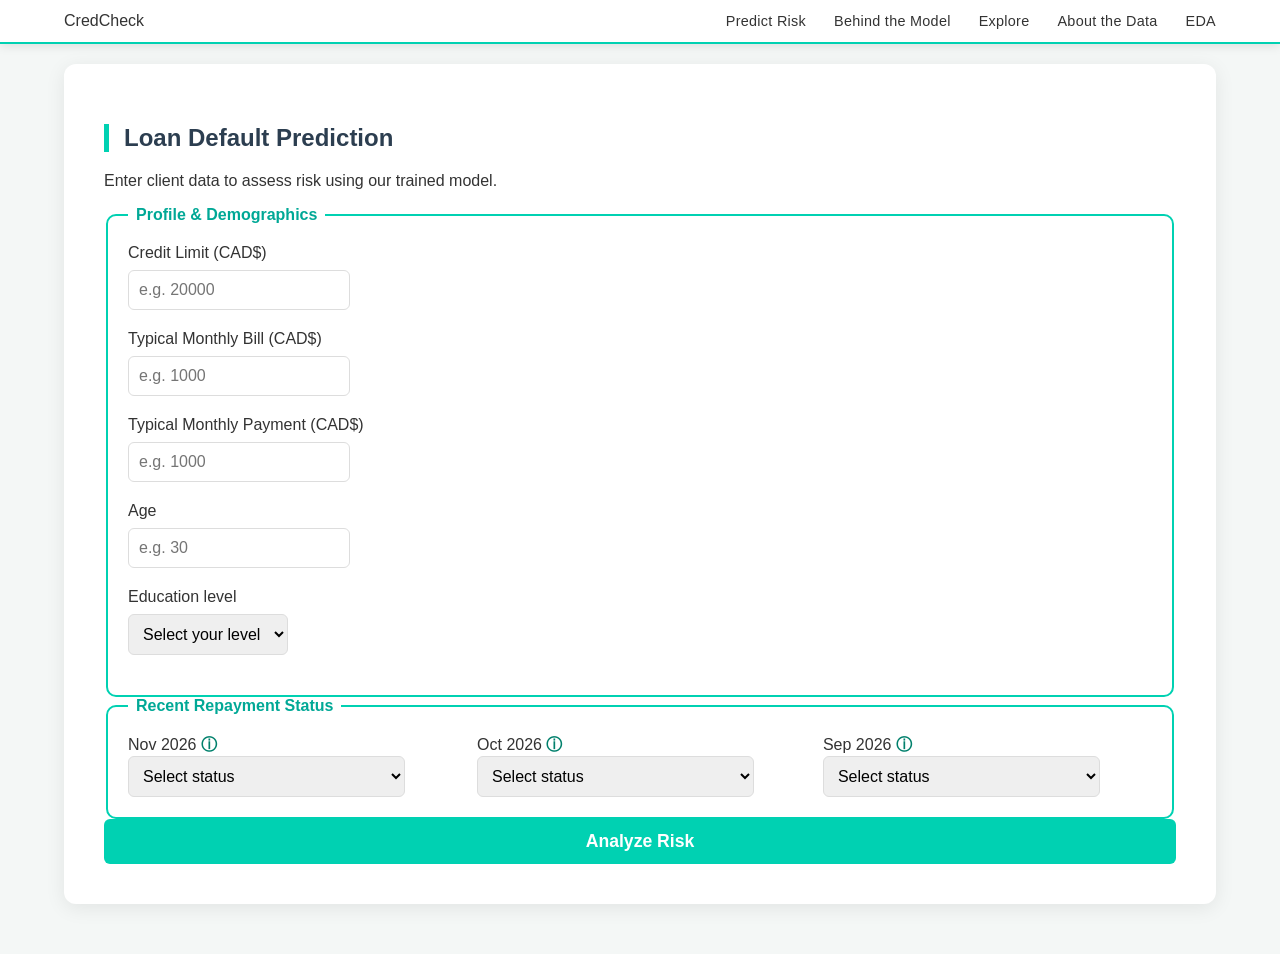
<file: public/index.html>
<!DOCTYPE html>
<html lang="en">

<head>
  <meta charset="UTF-8">
  <meta name="viewport" content="width=device-width, initial-scale=1.0">
  <title>CredCheck</title>
  <link rel="stylesheet" href="style.css">
  <link rel="stylesheet" href="data-explorer.css">
  <script src="https://d3js.org/d3.v7.min.js"></script>
</head>

<body>

  <nav class="navbar">
    <a href="index.html" class="site-name">CredCheck</a>
    <ul class="nav-links">
      <li><a href="index.html">Predict Risk</a></li>
      <li><a href="process.html">Behind the Model</a></li>
      <li><a href="visualizer.html">Explore</a></li>
      <li><a href="data-explorer.html">About the Data</a></li>
      <li><a href="eda.html">EDA</a></li>
    </ul>
  </nav>
  <main class="container">
    <section id="predictor" class="page active">
      <h1>Loan Default Prediction</h1>
      <p>Enter client data to assess risk using our trained model.</p>

      <form id="prediction-form">
        <div class="form-grid">
          <fieldset>
            <legend>Profile & Demographics</legend>
            <div class="input-group">
              <label>Credit Limit (CAD$)</label>
              <input name="LIMIT_BAL" type="number" placeholder="e.g. 20000" required>
            </div>

            <div class="input-group">
              <label>Typical Monthly Bill (CAD$)</label>
              <input name="BILL_INPUT" type="number" placeholder="e.g. 1000" required>
            </div>
            <div class="input-group">
              <label>Typical Monthly Payment (CAD$)</label>
              <input name="PAY_INPUT" type="number" placeholder="e.g. 1000" required>
            </div>
            <div class="input-group">
              <label>Age</label>
              <input name="AGE" type="number" placeholder="e.g. 30" required>
            </div>
            <div class="input-group">
              <label>Education level</label>
              <select name="EDUCATION" required>
                <option value="" disabled selected>Select your level</option>
                <option value="1">Grad School</option>
                <option value="2">University</option>
                <option value="3">High School</option>
                <option value="4">Others</option>
              </select>
            </div>
          </fieldset>

          <fieldset>
            <legend>Recent Repayment Status</legend>
            <div class="input-row">
              <label>
                <span id="pay-label-0"></span>
                <span class="tooltip-container">
                  <span class="info-icon">ⓘ</span>
                  <div class="tooltip-text">
                    <strong>What does this mean?</strong><br><br>
                    This describes how payments were handled in recent months.<br><br>

                    <strong>-1</strong>: Paid the full amount on time<br>
                    <strong>0</strong>: Paid on time, but not the full amount<br>
                    <strong>1+</strong>: Payment was late (number = months overdue)
                  </div>
                </span>
                <select name="PAY_0" required>
                  <option value="" disabled selected>Select status</option>
                  <option value="-1">Paid on time (in full)</option>
                  <option value="0">Paid on time (balance remaining)</option>
                  <option value="1">1 month delay</option>
                  <option value="2">2 months delay</option>
                  <option value="3">3 months delay</option>
                  <option value="4">4 months delay</option>
                  <option value="5">5 months delay</option>
                  <option value="6">6 months delay</option>
                  <option value="7">7 months delay</option>
                  <option value="8">8+ months delay</option>
                </select>
              </label>

              <label>
                <span id="pay-label-2"></span>
                <span class="tooltip-container">
                  <span class="info-icon">ⓘ</span>
                  <div class="tooltip-text">
                    <strong>What does this mean?</strong><br><br>
                    This describes how payments were handled in recent months.<br><br>

                    <strong>-1</strong>: Paid the full amount on time<br>
                    <strong>0</strong>: Paid on time, but not the full amount<br>
                    <strong>1+</strong>: Payment was late (number = months overdue)
                  </div>
                </span>
                <select name="PAY_2" required>
                  <option value="" disabled selected>Select status</option>
                  <option value="-1">Paid on time (in full)</option>
                  <option value="0">Paid on time (balance remaining)</option>
                  <option value="2">2 months delay</option>
                  <option value="3">3 months delay</option>
                  <option value="4">4 months delay</option>
                  <option value="5">5 months delay</option>
                  <option value="6">6 months delay</option>
                  <option value="7">7 months delay</option>
                  <option value="8">8+ months delay</option>
                </select>
              </label>

              <label>
                <span id="pay-label-3"></span>
                <span class="tooltip-container">
                  <span class="info-icon">ⓘ</span>
                  <div class="tooltip-text">
                    <strong>What does this mean?</strong><br><br>
                    This describes how payments were handled in recent months.<br><br>

                    <strong>-1</strong>: Paid the full amount on time<br>
                    <strong>0</strong>: Paid on time, but not the full amount<br>
                    <strong>1+</strong>: Payment was late (number = months overdue)
                  </div>
                </span>
                <select name="PAY_3" required>
                  <option value="" disabled selected>Select status</option>
                  <option value="-1">Paid on time (in full)</option>
                  <option value="0">Paid on time (balance remaining)</option>
                  <option value="1">1 month delay</option>
                  <option value="2">2 months delay</option>
                  <option value="3">3 months delay</option>
                  <option value="4">4 months delay</option>
                  <option value="5">5 months delay</option>
                  <option value="6">6 months delay</option>
                  <option value="7">7 months delay</option>
                  <option value="8">8+ months delay</option>
                </select>
              </label>
            </div>
          </fieldset>
        </div>

        <button type="submit" class="btn-predict" id="btn-predict">Analyze Risk</button>
        <div id="loading-indicator" class="hidden">
          Analyzing...
        </div>
      </form>
      <div id="result-container" class="hidden">
        <div class="result-card">
          <p class="result-label">Predicted Default Risk</p>
          <p class="result-value" id="prediction-output">--</p>
          <p class="result-subtext" id="prediction-label"></p>
        </div>
      </div>
    </section>
  </main>
  <script src="visualizer.js"></script>
  <script src="app.js"></script>
</body>

</html>
</file>
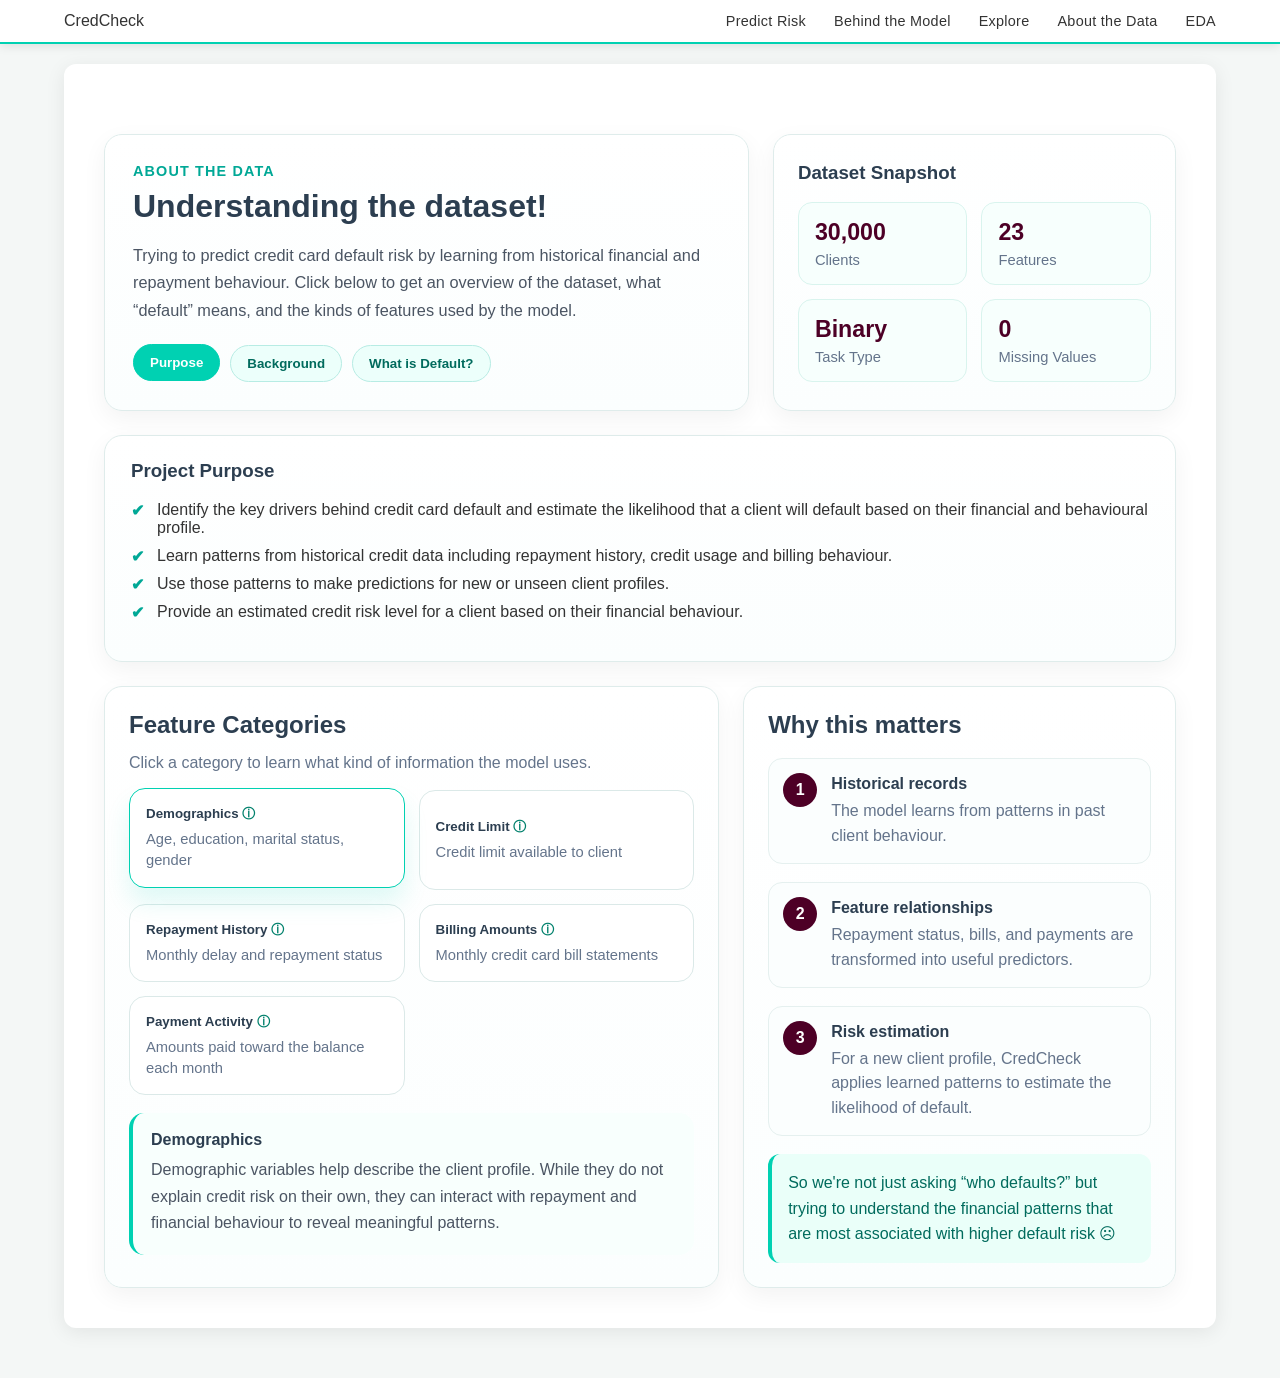
<file: public/data-explorer.html>
<!DOCTYPE html>
<html lang="en">

<head>
    <meta charset="UTF-8">
    <meta name="viewport" content="width=device-width, initial-scale=1.0">
    <title>About the Data</title>
    <link rel="stylesheet" href="style.css">
    <link rel="stylesheet" href="data-explorer.css">
    <script src="https://d3js.org/d3.v7.min.js"></script>
</head>

<body>
    <nav class="navbar">
        <a href="index.html" class="site-name">CredCheck</a>
        <ul class="nav-links">
            <li><a href="index.html">Predict Risk</a></li>
            <li><a href="process.html">Behind the Model</a></li>
            <li><a href="visualizer.html">Explore</a></li>
            <li><a href="data-explorer.html">About the Data</a></li>
            <li><a href="eda.html">EDA</a></li>
        </ul>
    </nav>

    <main class="container">
        <section id="dataset" class="page dataset-page">
            <div class="dataset-summary">
                <div class="dataset-summary-text">
                    <p class="section-tag">About the Data</p>
                    <h1>Understanding the dataset!</h1>
                    <p class="dataset-intro">
                        Trying to predict credit card default risk by learning from historical
                        financial and repayment behaviour. Click below to get an
                        overview of the dataset, what “default” means, and the kinds of features
                        used by the model.
                    </p>

                    <div class="dataset-tabs">
                        <button class="dataset-btn active"
                            onclick="showDatasetPanel('purpose-panel', event)">Purpose</button>
                        <button class="dataset-btn"
                            onclick="showDatasetPanel('background-panel', event)">Background</button>
                        <button class="dataset-btn" onclick="showDatasetPanel('default-panel', event)">What is
                            Default?</button>
                    </div>
                </div>

                <div class="dataset-summary-card">
                    <h3>Dataset Snapshot</h3>
                    <div class="dataset-stat-grid">
                        <div class="dataset-stat">
                            <span class="dataset-stat-value">30,000</span>
                            <span class="dataset-stat-label">Clients</span>
                        </div>
                        <div class="dataset-stat">
                            <span class="dataset-stat-value">23</span>
                            <span class="dataset-stat-label">Features</span>
                        </div>
                        <div class="dataset-stat">
                            <span class="dataset-stat-value">Binary</span>
                            <span class="dataset-stat-label">Task Type</span>
                        </div>
                        <div class="dataset-stat">
                            <span class="dataset-stat-value">0</span>
                            <span class="dataset-stat-label">Missing Values</span>
                        </div>
                    </div>
                </div>
            </div>

            <div class="dataset-purpose-panel">
                <div id="purpose-panel" class="dataset-panel active">
                    <h3>Project Purpose</h3>
                    <ul class="dataset-list-check">
                        <li>
                            Identify the key drivers behind credit card default and estimate
                            the likelihood that a client will default based on their
                            financial and behavioural profile.
                        </li>

                        <li>
                            Learn patterns from historical credit data including
                            repayment history, credit usage and billing behaviour.
                        </li>

                        <li>
                            Use those patterns to make predictions for
                            new or unseen client profiles.
                        </li>

                        <li>
                            Provide an estimated credit risk level for a client
                            based on their financial behaviour.
                        </li>
                    </ul>
                </div>
            </div>

            <div id="background-panel" class="dataset-panel">
                <h3>Dataset Background</h3>
                <ul class="dataset-list-check">
                    <li>UCI "Default of Credit Card Clients" dataset</li>
                    <li>Originally used in study by Yeh & Lien (2009)</li>
                    <li>30,000 credit card clients in Taiwan</li>
                    <li>Binary target: default vs non-default next month</li>
                </ul>
            </div>

            <div id="default-panel" class="dataset-panel">
                <h3>What is Credit Card Default?</h3>

                <div class="default-grid">

                    <div class="default-card">
                        <h4>Missed Payments</h4>
                        <p>
                            Credit card default occurs when a cardholder repeatedly fails
                            to make required payments over an extended period of time ☹
                        </p>
                    </div>

                    <div class="default-card">
                        <h4>Financial Consequences</h4>
                        <p>
                            This can lead to penalties, interest accumulation,
                            account restrictions or closure, other financial stress.
                        </p>
                    </div>

                    <div class="default-card">
                        <h4>Credit Impact</h4>
                        <p>
                            Defaults can significantly damage a person's credit rating,
                            making it harder to obtain loans or financial services.
                        </p>
                    </div>

                    <div class="default-card">
                        <h4>Why It Matters</h4>
                        <p>
                            Understanding default risk helps financial institutions
                            evaluate creditworthiness and manage lending risk.
                        </p>
                    </div>

                </div>
            </div>
            </div>

            <div class="dataset-section-grid">
                <div class="dataset-block">
                    <h2>Feature Categories</h2>
                    <p class="dataset-subtle">
                        Click a category to learn what kind of information the model uses.
                    </p>

                    <div class="feature-card-grid">
                        <button class="feature-card active" onclick="toggleFeatureInfo('feature-demo', event)">
                            <span class="feature-card-title">Demographics
                                <span class="tooltip-container">
                                    <span class="info-icon">ⓘ</span>
                                    <div class="tooltip-text">
                                        <strong>Dataset columns:</strong><br>
                                        SEX, EDUCATION, MARRIAGE, AGE
                                    </div>
                                </span>
                            </span>
                            <span class="feature-card-subtitle">Age, education, marital status, gender</span>
                        </button>

                        <button class="feature-card" onclick="toggleFeatureInfo('feature-credit', event)">
                            <span class="feature-card-title">Credit Limit
                                <span class="tooltip-container">
                                    <span class="info-icon">ⓘ</span>
                                    <div class="tooltip-text">
                                        <strong>Dataset column:</strong><br>
                                        LIMIT_BAL
                                    </div>
                                </span>
                            </span>
                            <span class="feature-card-subtitle">Credit limit available to client </span>
                        </button>

                        <button class="feature-card" onclick="toggleFeatureInfo('feature-repay', event)">
                            <span class="feature-card-title">Repayment History
                                <span class="tooltip-container">
                                    <span class="info-icon">ⓘ</span>
                                    <div class="tooltip-text">
                                        <strong>Dataset column:</strong><br>
                                        PAY_0, PAY_2, PAY_3, PAY_4, PAY_5, PAY_6
                                    </div>
                                </span>
                            </span>
                            <span class="feature-card-subtitle">Monthly delay and repayment status</span>
                        </button>

                        <button class="feature-card" onclick="toggleFeatureInfo('feature-bill', event)">
                            <span class="feature-card-title">Billing Amounts
                                <span class="tooltip-container">
                                    <span class="info-icon">ⓘ</span>
                                    <div class="tooltip-text">
                                        <strong>Dataset column:</strong><br>
                                        BILL_AMT1, BILL_AMT2, BILL_AMT3, BILL_AMT4, BILL_AMT5, BILL_AMT6
                                    </div>
                                </span>
                            </span>
                            <span class="feature-card-subtitle">Monthly credit card bill statements</span>
                        </button>

                        <button class="feature-card" onclick="toggleFeatureInfo('feature-payments', event)">
                            <span class="feature-card-title">Payment Activity
                                <span class="tooltip-container">
                                    <span class="info-icon">ⓘ</span>
                                    <div class="tooltip-text">
                                        <strong>Dataset column:</strong><br>
                                        PAY_AMT1, PAY_AMT2, PAY_AMT3, PAY_AMT4, PAY_AMT5, PAY_AMT6
                                    </div>
                                </span>
                            </span>
                            <span class="feature-card-subtitle">Amounts paid toward the balance each month</span>
                        </button>
                    </div>

                    <div class="feature-info-wrap">
                        <div id="feature-demo" class="feature-info active">
                            <h4>Demographics</h4>
                            <p>
                                Demographic variables help describe the client profile.
                                While they do not explain credit risk on their own, they can interact with repayment and
                                financial behaviour to reveal meaningful patterns.
                            </p>
                        </div>

                        <div id="feature-credit" class="feature-info">
                            <h4>Credit Information</h4>
                            <p>
                                Credit limit provides context on the client’s available
                                credit. When combined with bill and payment amounts, it can reveal
                                how heavily a client may be using their available credit.
                            </p>
                        </div>

                        <div id="feature-repay" class="feature-info">
                            <h4>Repayment History</h4>
                            <p>
                                Repayment status across multiple months can be a strong signal
                                in credit risk modeling, since repeated delays can indicate greater
                                financial stress or unstable repayment behaviour.
                            </p>
                        </div>

                        <div id="feature-bill" class="feature-info">
                            <h4>Billing Data</h4>
                            <p>
                                Monthly statement amounts can capture spending and balance
                                patterns. Sudden increases or consistently high balances may be useful
                                when estimating risk.
                            </p>
                        </div>

                        <div id="feature-payments" class="feature-info">
                            <h4>Payment Behaviour</h4>
                            <p>
                                Previous payment amounts show how much the client has actually been
                                paying. Comparing bills to payments can help measure repayment consistency.
                            </p>
                        </div>
                    </div>
                </div>

                <div class="dataset-block">
                    <h2>Why this matters</h2>
                    <div class="timeline-mini">
                        <div class="timeline-step">
                            <div class="timeline-dot">1</div>
                            <div>
                                <h4>Historical records</h4>
                                <p>The model learns from patterns in past client behaviour.</p>
                            </div>
                        </div>

                        <div class="timeline-step">
                            <div class="timeline-dot">2</div>
                            <div>
                                <h4>Feature relationships</h4>
                                <p>Repayment status, bills, and payments are transformed into useful predictors.</p>
                            </div>
                        </div>

                        <div class="timeline-step">
                            <div class="timeline-dot">3</div>
                            <div>
                                <h4>Risk estimation</h4>
                                <p>For a new client profile, CredCheck applies learned patterns to estimate the
                                    likelihood of
                                    default.</p>
                            </div>
                        </div>
                    </div>

                    <div class="dataset-note">
                        So we're not just asking “who defaults?” but trying to understand the financial patterns
                        that are most associated with higher default risk ☹
                    </div>
                </div>
            </div>
        </section>
    </main>

    <script src="visualizer.js"></script>
    <script src="app.js"></script>
</body>

</html>
</file>
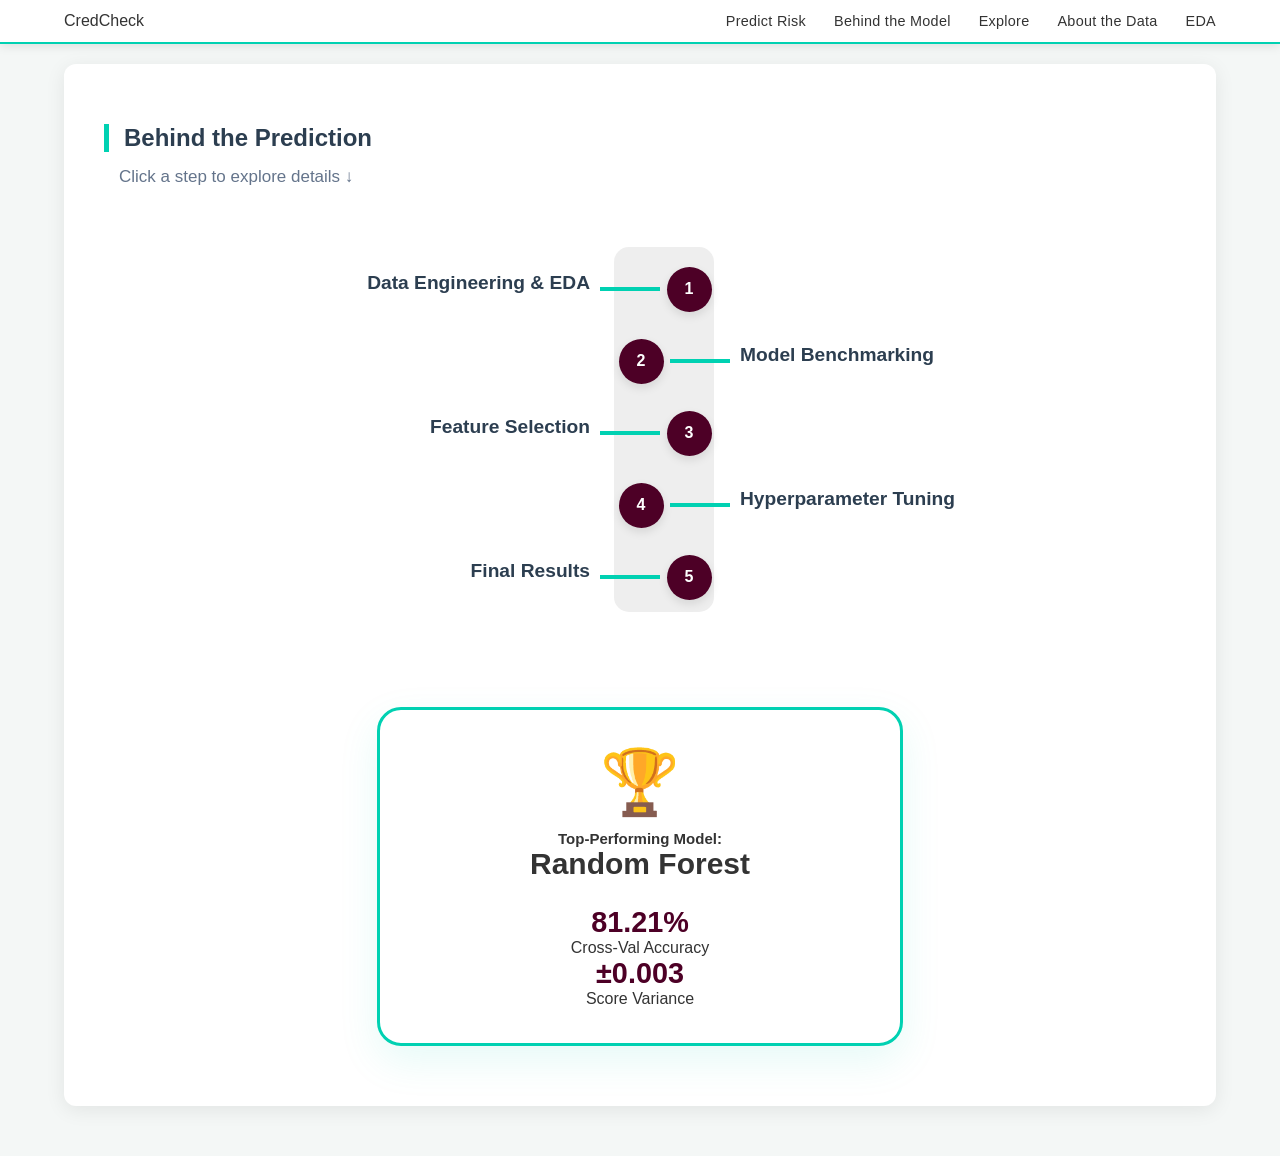
<file: public/process.html>
<!DOCTYPE html>
<html lang="en">

<head>
    <meta charset="UTF-8">
    <meta name="viewport" content="width=device-width, initial-scale=1.0">
    <title>Behind the Model</title>
    <link rel="stylesheet" href="style.css">
    <link rel="stylesheet" href="data-explorer.css">
    <script src="https://d3js.org/d3.v7.min.js"></script>
</head>

<body>
    <nav class="navbar">
        <a href="index.html" class="site-name">CredCheck</a>
        <ul class="nav-links">
            <li><a href="index.html">Predict Risk</a></li>
            <li><a href="process.html">Behind the Model</a></li>
            <li><a href="visualizer.html">Explore</a></li>
            <li><a href="data-explorer.html">About the Data</a></li>
            <li><a href="eda.html">EDA</a></li>
        </ul>
    </nav>

    <main class="container">

        <section id="process" class="page">
            <h1>Behind the Prediction</h1>
            <p style="color:#64748b; margin-top:-5px; margin-left: 15px; font-size: 17px;">
                Click a step to explore details ↓
            </p>
            <div class="pipeline-path">

                <div class="path-node" onclick="toggleStep('step-data')">
                    <div class="node-circle">1</div>
                    <div class="node-label">Data Engineering & EDA</div>
                    <div id="step-data" class="node-content">
                        <p>Before modeling, <strong>EDA</strong> and <strong>Feature Engineering</strong> was performed.
                            This also
                            transformed raw financial records into features like <em>average utilization</em> and
                            <em>payment
                                proportion</em>
                            ratios.
                        </p>
                        <div class="mini-insight">
                            <strong>Transformation:</strong> Used <code>make_column_transformer</code> to scale numeric
                            features and
                            encode categories, ensuring the model can generalize beyond the training examples.
                        </div>
                    </div>
                </div>

                <div class="path-node right" onclick="toggleStep('step-baseline')">
                    <div class="node-circle">2</div>
                    <div class="node-label">Model Benchmarking</div>
                    <div id="step-baseline" class="node-content">
                        <p>Established a DummyClassifier baseline to measure our performance. Then,
                            conducted a comparative analysis of <strong>Logistic Regression, SVC, Random
                                Forest,</strong>
                            and
                            <strong>KNN</strong>.
                        </p>
                        <div class="mini-insight">
                            <strong>Validation Strategy:</strong> Each model underwent <code>cross-validation</code>.
                            Both
                            high <code>mean_test_score</code> and a low <code>std_test_score</code> were prioritized to
                            ensure stable
                            performance across all folds.
                        </div>
                    </div>
                </div>

                <div class="path-node" onclick="toggleStep('step-selection')">
                    <div class="node-circle">3</div>
                    <div class="node-label">Feature Selection</div>
                    <div id="step-selection" class="node-content">
                        <p>To maximize efficiency, used <strong>Recursive Feature Elimination (RFE)</strong> to reduce
                            noise.
                        <div class="mini-insight">
                            <strong>Note:</strong> The Logistic Regression model 70.89%
                            fell behind our 77.88% "best guess" baseline, suggesting
                            credit risk patterns here are too complex for a linear approach.
                        </div>
                    </div>

                </div>

                <div class="path-node right" onclick="toggleStep('step-tuning')">
                    <div class="node-circle">4</div>
                    <div class="node-label">Hyperparameter Tuning</div>
                    <div id="step-tuning" class="node-content">
                        <p>
                            Ran <strong>Hyperparameter Optimization</strong> (Grid and Random Search) to find the ideal
                            settings
                            for the top-performing model.</p>
                        </p>
                    </div>
                </div>

                <div class="path-node" onclick="toggleStep('step-results')">
                    <div class="node-circle">5</div>
                    <div class="node-label">Final Results</div>
                    <div id="step-results" class="node-content">
                        <p>
                            The <strong>Random Forest</strong> proved most effective, reaching
                            <strong>81.21% accuracy</strong>. Used <strong>RFE</strong> to narrow
                            it down to the 23 most stable features.
                        </p>
                        <blockquote style="font-size: 0.8em; background: #eee; padding: 10px; border-radius: 10px;">
                            <strong>Latest Model Benchmarks:</strong><br>
                            • Random Forest: 0.8121<br>
                            • KNN: 0.7888<br>
                            • Dummy (Baseline): 0.7788<br>
                            • Logistic Regression: 0.7089
                        </blockquote>
                    </div>
                </div>
            </div>

            </div>
            <div class="model-medal">
                <div class="medal-icon">🏆</div>
                <h3 style="font-size:15px; margin: 0;">Top-Performing Model:</h3>
                <h3 style="font-size:30px; margin: 0 0 25px 0;">Random Forest</h3>

                <div class="metric-grid">
                    <div class="metric-item">
                        <span class="metric-value">81.21%</span>
                        <span class="metric-label">Cross-Val Accuracy</span>
                    </div>
                    <div class="metric-item">
                        <span class="metric-value">±0.003</span>
                        <span class="metric-label">Score Variance</span>
                    </div>
                </div>
            </div>
        </section>
    </main>

    <script src="app.js"></script>
</body>

</html>
</file>
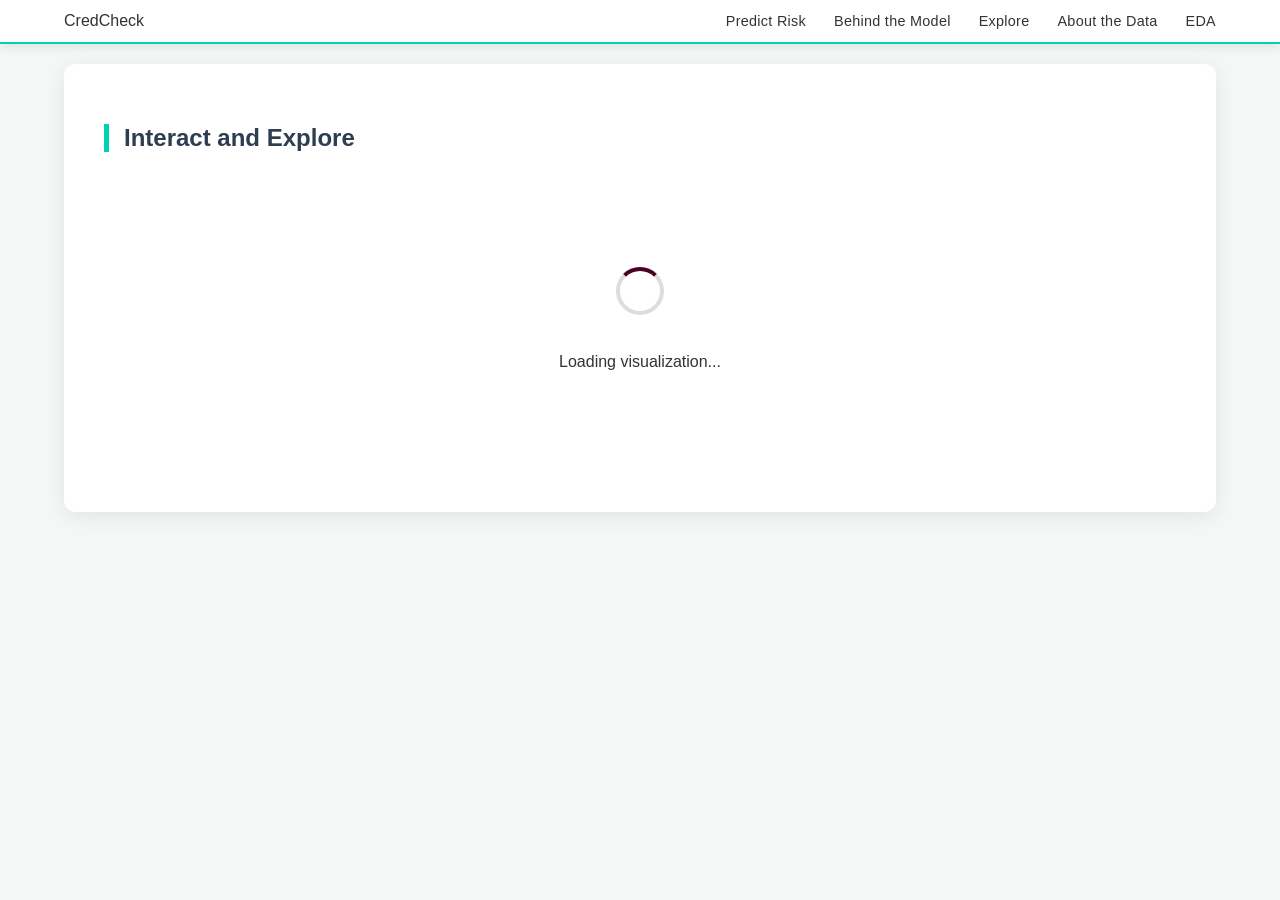
<file: public/visualizer.html>
<!DOCTYPE html>
<html lang="en">

<head>
    <meta charset="UTF-8">
    <meta name="viewport" content="width=device-width, initial-scale=1.0">
    <title>Explore</title>
    <link rel="stylesheet" href="style.css">
    <link rel="stylesheet" href="data-explorer.css">
    <script src="https://d3js.org/d3.v7.min.js"></script>
</head>

<body>
    <nav class="navbar">
        <a href="index.html" class="site-name">CredCheck</a>
        <ul class="nav-links">
            <li><a href="index.html">Predict Risk</a></li>
            <li><a href="process.html">Behind the Model</a></li>
            <li><a href="visualizer.html">Explore</a></li>
            <li><a href="data-explorer.html">About the Data</a></li>
            <li><a href="eda.html">EDA</a></li>
        </ul>
    </nav>
    <main class="container">
        <section id="visualizer" class="page">
            <h1>Interact and Explore</h1>
            <div id="loading">
                <div class="spinner"></div>
                <p>Loading visualization...</p>
            </div>
            <div id="d3-container"></div>
        </section>
    </main>
    <script src="visualizer.js"></script>
    <script src="app.js"></script>
    <script>
        document.addEventListener("DOMContentLoaded", () => {
            renderD3Visualizer();
        });
    </script>
</body>

</html>
</file>
<file: public/style.css>
/* general styling */
fieldset {
    border: 2px solid #00d1b2;
    border-radius: 10px;
    padding: 20px;
}

legend {
    color: #00a896;
    font-weight: 600;
    padding: 0 8px;
}

/* navbar section */
.navbar {
    display: flex;
    justify-content: space-between;
    align-items: center;
    padding: 0.75rem 5%;
    background-color: #ffffff;
    position: sticky;
    top: 0;
    z-index: 1000;
    border-bottom: 2px solid #00d1b2;
    box-shadow: 0 2px 10px rgba(0, 0, 0, 0.1);
}

.site-name {
    text-decoration: none;
    color: inherit;
    cursor: pointer;
}

.nav-links {
    display: flex;
    list-style: none;
    margin: 0;
    padding: 0;
}

.nav-links li {
    margin-left: 28px;
}

/* Make navbar links look like buttons */
.nav-links a {
    text-decoration: none;
    display: inline-block;
    background: none;
    border: none;
    padding: 0;
    font-size: 0.9rem;
    font-weight: 500;
    color: inherit;
    cursor: pointer;
    letter-spacing: 0.02em;
}

.nav-links a:hover {
    color: #0ea5a4;
}

.container {
    padding: 20px 5%;
    max-width: 1200px;
    margin: 0 auto;
}

body {
    margin: 0;
    font-family: 'Segoe UI', Verdana, sans-serif;
    background-color: #f4f7f6;
    color: #333;
}

.page {
    background: white;
    padding: 40px;
    /* so the titles don't get covered!*/
    padding-top: 60px;
    border-radius: 12px;
    box-shadow: 0 4px 20px rgba(0, 0, 0, 0.08);
    margin-bottom: 30px;
}

h1 {
    color: #2c3e50;
    border-left: 5px solid #00d1b2;
    padding-left: 15px;
    margin-top: 0;
}

/*form inputs*/
input,
select {
    border: 1px solid #ddd;
    border-radius: 6px;
    padding: 10px;
    font-size: 1rem;
    transition: border-color 0.3s;
}

input:focus {
    /* text box border will change colour when user is inputting in it */
    outline: none;
    border-color: #00d1b2;
}

.input-group {
    margin-bottom: 20px;
}

.input-group label {
    display: block;
    margin-bottom: 8px;
}

.input-row {
    display: flex;
    gap: 20px
}

.btn-predict {
    background-color: #00d1b2;
    color: white;
    border: none;
    padding: 12px 25px;
    border-radius: 6px;
    font-weight: bold;
    cursor: pointer;
    width: 100%;
    font-size: 1.1rem;
}

.btn-predict:hover {
    background-color: #00b8a0;
}

/* Prediction output card */
.result-card {
    margin-top: 24px;
    padding: 20px 24px;
    background: #f6fffd;
    border-left: 6px solid #00d1b2;
    border-radius: 10px;
}

.result-label {
    margin: 0 0 8px 0;
    font-size: 1rem;
    font-weight: 600;
    color: #475569;
}

.result-value {
    margin: 0;
    font-size: 2.5rem;
    font-weight: 700;
    color: #1e293b;
}

.result-subtext {
    margin: 8px 0 0 0;
    font-size: 1rem;
    color: #64748b;
    font-weight: 500;
}

/* Section for the loading sign while waiting for API*/
.hidden {
    display: none;
}

#loading-indicator {
    margin-top: 15px;
    text-align: center;
    font-weight: bold;
    color: #4d0026;
}

.spinner {
    border: 4px solid #eee;
    border-top: 4px solid #00d1b2;
    border-radius: 50%;
    width: 28px;
    height: 28px;
    animation: spin 1s linear infinite;
    margin: 10px auto;
}

@keyframes spin {
    0% {
        transform: rotate(0deg);
    }

    100% {
        transform: rotate(360deg);
    }
}

/* tooltip to help users with repayment codes */
.tooltip-container {
    position: relative;
    cursor: pointer;
}

.info-icon {
    color: #01806c;
    font-weight: bold;
}


.tooltip-text {
    visibility: hidden;
    width: 180px;
    background-color: #333;
    color: #fff;
    text-align: left;
    border-radius: 6px;
    padding: 10px;
    position: absolute;
    z-index: 1;
    bottom: 125%;
    left: 10%;
    opacity: 0;
    transition: opacity 0.3s;
    font-size: 0.8rem;
    line-height: 1.4;
}

.tooltip-container:hover .tooltip-text {
    visibility: visible;
    opacity: 1;
}

/* behaviour for required fields (note: currently they are all required)*/
input:invalid:not(:placeholder-shown) {
    border-color: #e74c3c;
}

/* label:after {
    content: " *";
    color: #e74c3c; */
/* TODO fix the asterisks that are beside the boxes instead of words*/
/* } */

/* EDA section */
.insight-container {
    display: flex;
    flex-direction: row;
    border: 1px solid #ddd;
    border-radius: 12px;
    overflow: hidden;
    background: #fff;
    height: 700px;
    margin-top: 20px;
}

.insight-menu {
    display: flex;
    flex-direction: column;
    width: 280px;
    background: #f9f9f9;
    border-right: 1px solid #ddd;
}

.menu-btn {
    padding: 20px 25px;
    border: none;
    border-bottom: 1px solid #eee;
    background: none;
    text-align: left;
    cursor: pointer;
    font-size: 1rem;
    color: #2c3e50;
    transition: all 0.3s ease;

}

.menu-btn:hover {
    background: #f0f0f0;
}

.menu-btn.active {
    background: #4d0026 !important;
    color: white !important;
    font-weight: bold;
}

.insight-display {
    flex: 1;
    padding: 30px;
    display: flex;
    flex-direction: column;
    align-items: center;
    justify-content: center;
}

.charts img {
    width: 100%;
    max-width: 800px;
    height: auto;
    box-shadow: 0 4px 15px rgba(0, 0, 0, 0.2);
    display: block;
    margin: 0 auto;
}

.charts {
    display: none;
    opacity: 0;
    transform: translateY(10px);
    transition: opacity 0.4s ease, transform 0.4s ease;
    width: 100%;
}

.charts.active {
    display: block;
    opacity: 1;
    transform: translateY(0);
}


/* behind the scenes stuff*/
.pipeline-path {
    position: relative;
    max-width: 800px;
    margin: 60px auto;
    padding: 20px 0;
}

.pipeline-path::before {
    content: '';
    position: absolute;
    left: 53%;
    top: 0;
    bottom: 35px;
    width: 100px;
    background: #eee;
    transform: translateX(-50%);
    border-radius: 15px;
}

.path-node {
    position: relative;
    width: 45%;
    margin-bottom: 40px;
    cursor: pointer;
    z-index: 2;
}

.path-node:not(.right) {
    text-align: right;
    left: 0;
    padding-right: 50px;
}

.path-node.right {
    text-align: left;
    left: 55%;
    padding-left: 50px;
}

.path-node::after {
    content: '';
    position: absolute;
    top: 20px;
    width: 60px;
    height: 4px;
    background: #00d1b2;
    z-index: 1;
}

.path-node:not(.right)::after {
    right: -10px;
}

.path-node.right::after {
    left: -10px;
}

.node-circle {
    width: 45px;
    height: 45px;
    background: #4d0026;
    color: white;
    border-radius: 50%;
    display: flex;
    align-items: center;
    justify-content: center;
    font-weight: bold;
    position: absolute;
    top: 0;
    transition: all 0.3s ease;
    box-shadow: 0 4px 10px rgba(0, 0, 0, 0.1);
}

.path-node:not(.right) .node-circle {
    /* left side nodes */
    right: -15%;
}

.path-node.right .node-circle {
    /* right side nodes */
    left: -15%;
}

.path-node:hover .node-circle {
    background: #00d1b2;
    transform: scale(1.2);
}

.path-node:hover .node-label {
    transform: scale(1.05);
    transition: transform 0.2s ease;
    color: #00d1b2;
}

.node-label {
    font-weight: bold;
    color: #2c3e50;
    font-size: 1.2rem;
    margin-bottom: 5px;
    margin-left: 10px;
    margin-right: 10px;
    padding-top: 5px;
    /* was originally too high up*/
}

.node-content {
    max-height: 0;
    overflow: hidden;
    opacity: 0;
    background: #ffffff;
    border-radius: 12px;
    transition: all 0.5s;
    box-shadow: 0 4px 15px rgba(0, 0, 0, 0.05);
    text-align: left;
}

.node-content.active {
    max-height: 400px;
    opacity: 1;
    padding: 20px;
    margin-top: 15px;
    border: 1px solid #00d1b2;
}

.node-content p {
    margin: 0;
    font-size: 0.95rem;
    line-height: 1.5;
    color: #555;
}

/* Final model medal section */
.model-medal {
    max-width: 450px;
    margin: 60px auto 20px;
    padding: 35px;
    text-align: center;
    border: 3px solid #00d1b2;
    border-radius: 24px;
    background: #fff;
    box-shadow: 0 15px 40px rgba(0, 209, 178, 0.1);
}

.metric-value {
    display: block;
    font-size: 1.8rem;
    font-weight: bold;
    color: #4d0026;
}

.medal-icon {
    font-size: 4rem;
    margin-bottom: 10px;
    display: block;
    animation: celebrate 2s ease-in-out infinite;
}

@keyframes celebrate {

    0%,
    100% {
        transform: translateY(0);
    }

    50% {
        transform: translateY(-10px);
    }
}

.mini-insight {
    background: #e6fffa;
    border-left: 3px solid #00d1b2;
    padding: 10px;
    margin-top: 10px;
    font-size: 0.85rem;
    color: #006b5d;
}

/* kpi cards */
.viz-cards {
    display: grid;
    grid-template-columns: repeat(4, minmax(140px, 1fr));
    gap: 14px;
    margin-bottom: 22px;
}

.viz-card {
    background: #fff;
    border: 1px solid #e7ecea;
    border-radius: 12px;
    padding: 16px;
    box-shadow: 0 2px 10px rgba(0, 0, 0, 0.04);
}

.viz-card-value {
    font-size: 1.5rem;
    font-weight: 700;
    color: #2c3e50;
}

.viz-card-label {
    margin-top: 6px;
    font-size: 0.9rem;
    color: #666;
}

.chart-controls {
    margin-bottom: 20px;
}

/* viz grid and layout */
.viz-grid {
    display: grid;
    grid-template-columns: 1.5fr 1fr;
    gap: 22px;
    align-items: start;
}

.education-panel {
    min-height: 610px;
}

.chart-info {
    position: absolute;
    bottom: 10px;
    right: 12px;
}

.heatmap-filters {
    display: flex;
    align-items: center;
    /* space between Education and Outcome dropdowns */
    gap: 16px;
    /* space above the heatmap */
    margin-bottom: 18px;
}

.viz-layout {
    background: #fff;
    border: 1px solid #e7ecea;
    border-radius: 12px;
    padding: 16px;
    position: relative;

}

.viz-title {
    margin: 0 0 10px 0;
    color: #2c3e50;
}

/* Spinner while waiting for d3 to run */
/* TODO clean up css, split into multiple files */
#loading {
    display: flex;
    flex-direction: column;
    align-items: center;
    justify-content: center;
    height: 300px;
    gap: 12px;
}

.spinner {
    width: 40px;
    height: 40px;
    border: 4px solid #ddd;
    border-top: 4px solid #4d0026;
    border-radius: 50%;
    animation: spin 0.8s linear infinite;
}

@keyframes spin {
    to {
        transform: rotate(360deg);
    }
}
</file>
<file: public/data-explorer.css>
/* Dataset page */

.dataset-page {
    overflow: hidden;
}

.section-tag {
    margin: 0 0 8px 0;
    color: #00a896;
    font-size: 0.9rem;
    font-weight: 700;
    letter-spacing: 0.08em;
    text-transform: uppercase;
}

/* Top summary section */
.dataset-summary {
    display: grid;
    grid-template-columns: 1.6fr 1fr;
    gap: 24px;
    align-items: stretch;
    margin-top: 10px;
}

/*  Dataset snapshot card */
.dataset-summary-text,
.dataset-summary-card,
.dataset-block,
.dataset-panel {
    background: linear-gradient(180deg, #ffffff 0%, #fbfefe 100%);
    border: 1px solid #dfeceb;
    border-radius: 18px;
    box-shadow: 0 8px 24px rgba(0, 0, 0, 0.05);
}

.dataset-summary-text {
    padding: 28px;
}

.dataset-summary-text h1 {
    border-left: none;
    padding-left: 0;
    margin-bottom: 16px;
    font-size: 2rem;
    line-height: 1.2;
}

.dataset-intro {
    font-size: 1.02rem;
    color: #4b5563;
    line-height: 1.7;
    max-width: 68ch;
}

.dataset-tabs {
    display: flex;
    flex-wrap: wrap;
    gap: 10px;
    margin-top: 20px;
}

.dataset-btn {
    border: 1px solid #b7ece4;
    background: #ecfffb;
    color: #006b5d;
    padding: 10px 16px;
    border-radius: 999px;
    cursor: pointer;
    font-weight: 600;
    transition: 0.25s ease;
}

.dataset-btn:hover,
.dataset-btn.active {
    background: #00d1b2;
    color: white;
    border-color: #00d1b2;
    transform: translateY(-1px);
}

.dataset-summary-card {
    padding: 24px;
    display: flex;
    flex-direction: column;
    justify-content: center;
}

.dataset-summary-card h3 {
    margin-top: 0;
    margin-bottom: 18px;
    color: #2c3e50;
}

.dataset-stat-grid {
    display: grid;
    grid-template-columns: repeat(2, minmax(120px, 1fr));
    gap: 14px;
}

.dataset-stat {
    background: #f7fffd;
    border: 1px solid #d9f4ee;
    border-radius: 14px;
    padding: 16px;
}

.dataset-stat-value {
    display: block;
    font-size: 1.45rem;
    font-weight: 700;
    color: #4d0026;
}

.dataset-stat-label {
    display: block;
    margin-top: 6px;
    color: #64748b;
    font-size: 0.92rem;
}

.dataset-purpose-panel {
    margin-top: 24px;
}

/* For the Project Purpose in Dataset section */
.dataset-list-check {
    list-style: none;
    padding-left: 0;
}

.dataset-list-check li {
    position: relative;
    padding-left: 26px;
    margin-bottom: 10px;
}

.dataset-list-check li::before {
    content: "✔";
    position: absolute;
    left: 0;
    color: #00a896;
    font-weight: bold;
}

.dataset-panel {
    display: none;
    padding: 24px 26px;
}

.dataset-panel.active {
    display: block;
    animation: fadeSlideIn 0.35s ease;
}

.dataset-panel h3 {
    margin-top: 0;
    color: #2c3e50;
}

.dataset-panel p {
    line-height: 1.7;
    color: #4b5563;
}


/* "Default" section in the Project Purpose section */
.default-grid {
    display: grid;
    grid-template-columns: repeat(2, 1fr);
    gap: 14px;
    margin-top: 12px;
}

.default-card {
    background: #f8fffd;
    border: 1px solid #dfeceb;
    border-radius: 14px;
    padding: 16px;
}

.default-card h4 {
    margin-top: 0;
    margin-bottom: 6px;
    color: #2c3e50;
}

.default-card p {
    margin: 0;
    color: #4b5563;
    line-height: 1.6;
}


/* The two column content for feature categories */
.dataset-section-grid {
    display: grid;
    grid-template-columns: 1.35fr 0.95fr;
    gap: 24px;
    margin-top: 24px;
}

.dataset-block {
    padding: 24px;
}

.dataset-block h2 {
    margin-top: 0;
    color: #2c3e50;
}

.dataset-subtle {
    color: #64748b;
    margin-top: -4px;
    margin-bottom: 18px;
}

/* Feature category cards (eg demographics etc) */
.feature-card-grid {
    display: grid;
    grid-template-columns: repeat(2, minmax(180px, 1fr));
    gap: 14px;
}

.feature-card {
    text-align: left;
    border: 1px solid #dbe9e8;
    background: white;
    border-radius: 16px;
    padding: 16px;
    cursor: pointer;
    transition: 0.25s ease;
}

.feature-card:hover,
.feature-card.active {
    border-color: #00d1b2;
    box-shadow: 0 15px 24px rgba(0, 209, 178, 0.12);
    transform: translateY(-2px);
}

.feature-card-title {
    display: block;
    font-weight: 700;
    color: #2c3e50;
    margin-bottom: 6px;
}

.feature-card-subtitle {
    display: block;
    color: #64748b;
    font-size: 0.92rem;
    line-height: 1.4;
}

/* Feature explanation panel shown below whatever user selects */
.feature-info-wrap {
    margin-top: 18px;
}

.feature-info {
    display: none;
    background: #f8fffd;
    border-left: 4px solid #00d1b2;
    border-radius: 15px;
    padding: 18px;
}

.feature-info.active {
    display: block;
    animation: fadeSlideIn 0.3s ease;
}

.feature-info h4 {
    margin: 0 0 8px 0;
    color: #2c3e50;
}

.feature-info p {
    margin: 0;
    line-height: 1.65;
    color: #4b5563;
}

/* Why this matters (but in timeline form) */
.timeline-mini {
    display: flex;
    flex-direction: column;
    gap: 18px;
    margin-top: 10px;
}

.timeline-step {
    display: flex;
    gap: 14px;
    align-items: flex-start;
    padding: 14px;
    border-radius: 14px;
    background: #fbfefe;
    border: 1px solid #e5f0ef;
}

.timeline-dot {
    width: 34px;
    height: 34px;
    min-width: 34px;
    border-radius: 50%;
    background: #4d0026;
    color: white;
    display: flex;
    align-items: center;
    justify-content: center;
    font-weight: 700;
}

.timeline-step h4 {
    margin: 2px 0 6px 0;
    color: #2c3e50;
}

.timeline-step p {
    margin: 0;
    color: #64748b;
    line-height: 1.55;
}

.dataset-note {
    margin-top: 18px;
    padding: 16px;
    border-radius: 12px;
    background: #eafff9;
    border-left: 4px solid #00d1b2;
    color: #006b5d;
    line-height: 1.6;
}

/* Animation and responsive layout styling */
@keyframes fadeSlideIn {
    from {
        opacity: 0;
        transform: translateY(8px);
    }

    to {
        opacity: 1;
        transform: translateY(0);
    }
}

@media (max-width: 900px) {

    .dataset-summary,
    .dataset-section-grid {
        grid-template-columns: 1fr;
    }

    .feature-card-grid {
        grid-template-columns: 1fr;
    }
}
</file>
